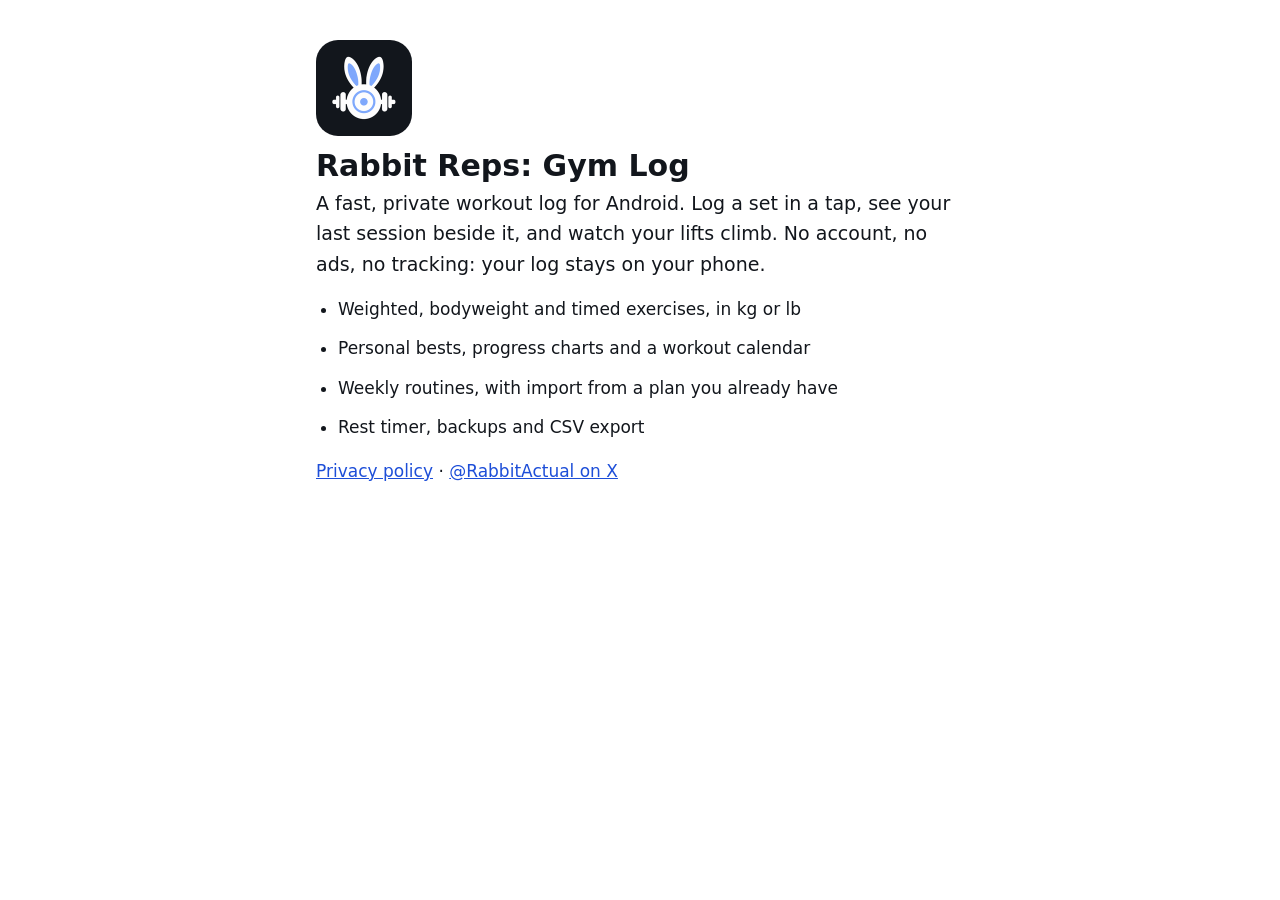
<file: index.html>
<!doctype html>
<html lang="en">
<head>
<meta charset="utf-8">
<meta name="viewport" content="width=device-width, initial-scale=1">
<title>Rabbit Reps: Gym Log</title>
<meta name="description" content="A fast, private workout log for Android. No account, no ads, no tracking.">
<link rel="icon" href="icon.png">
<link rel="stylesheet" href="style.css">
</head>
<body>
<main>
  <img class="icon" src="icon.png" alt="" width="96" height="96">
  <h1>Rabbit Reps: Gym Log</h1>
  <p class="lead">A fast, private workout log for Android. Log a set in a tap, see your last
  session beside it, and watch your lifts climb. No account, no ads, no tracking: your log stays
  on your phone.</p>
  <ul>
    <li>Weighted, bodyweight and timed exercises, in kg or lb</li>
    <li>Personal bests, progress charts and a workout calendar</li>
    <li>Weekly routines, with import from a plan you already have</li>
    <li>Rest timer, backups and CSV export</li>
  </ul>
  <p><a href="privacy.html">Privacy policy</a> &middot;
  <a href="https://x.com/RabbitActual">@RabbitActual on X</a></p>
</main>
</body>
</html>
</file>
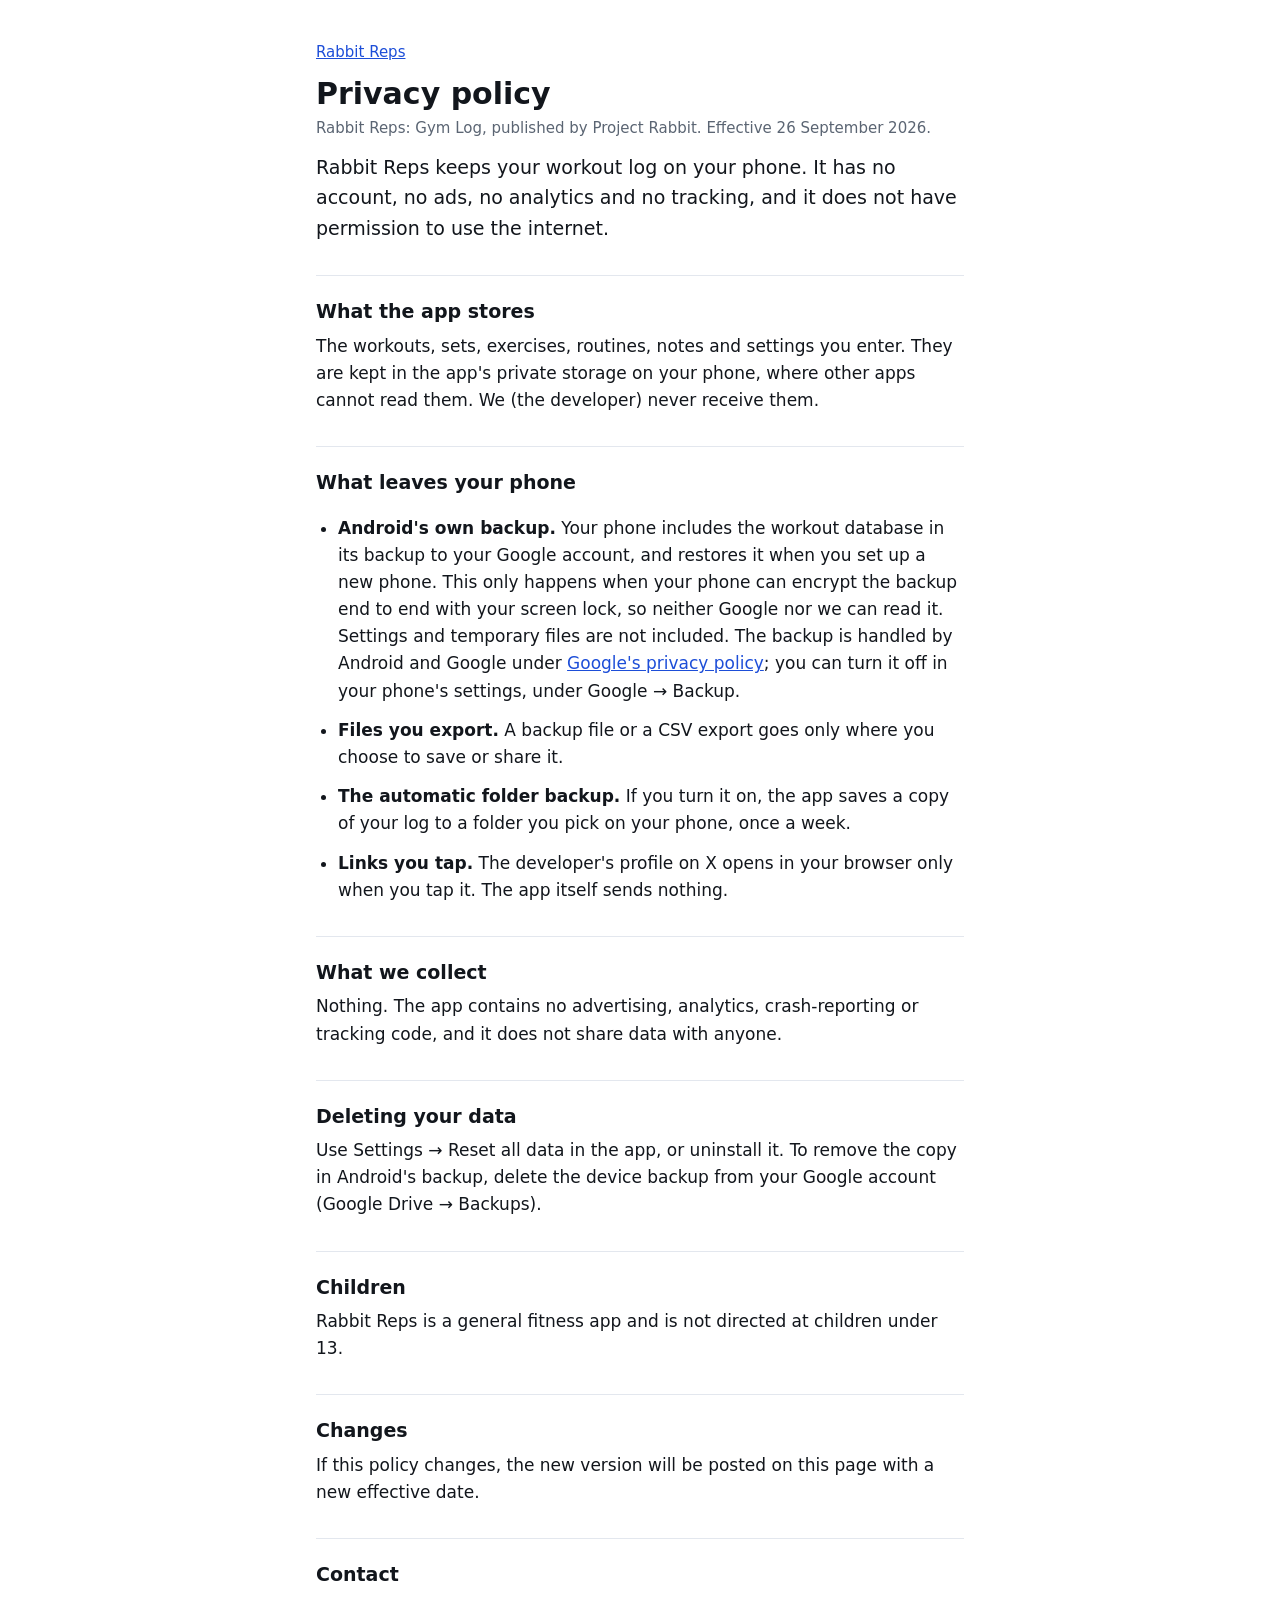
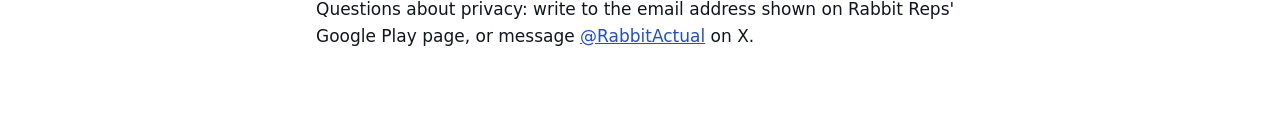
<file: privacy.html>
<!doctype html>
<html lang="en">
<head>
<meta charset="utf-8">
<meta name="viewport" content="width=device-width, initial-scale=1">
<title>Rabbit Reps privacy policy</title>
<meta name="description" content="Privacy policy for Rabbit Reps: Gym Log. No account, no ads, no tracking; your workouts stay on your phone.">
<link rel="stylesheet" href="style.css">
</head>
<body>
<main>
  <p class="back"><a href="./">Rabbit Reps</a></p>
  <h1>Privacy policy</h1>
  <p class="meta">Rabbit Reps: Gym Log, published by Project Rabbit. Effective 26 September 2026.</p>

  <p class="lead">Rabbit Reps keeps your workout log on your phone. It has no account, no ads, no
  analytics and no tracking, and it does not have permission to use the internet.</p>

  <h2>What the app stores</h2>
  <p>The workouts, sets, exercises, routines, notes and settings you enter. They are kept in the
  app's private storage on your phone, where other apps cannot read them. We (the developer)
  never receive them.</p>

  <h2>What leaves your phone</h2>
  <ul>
    <li><strong>Android's own backup.</strong> Your phone includes the workout database in its
    backup to your Google account, and restores it when you set up a new phone. This only happens
    when your phone can encrypt the backup end to end with your screen lock, so neither Google nor
    we can read it. Settings and temporary files are not included. The backup is handled by
    Android and Google under
    <a href="https://policies.google.com/privacy">Google's privacy policy</a>; you can turn it off
    in your phone's settings, under Google &rarr; Backup.</li>
    <li><strong>Files you export.</strong> A backup file or a CSV export goes only where you choose
    to save or share it.</li>
    <li><strong>The automatic folder backup.</strong> If you turn it on, the app saves a copy of your
    log to a folder you pick on your phone, once a week.</li>
    <li><strong>Links you tap.</strong> The developer's profile on X opens in your browser only when
    you tap it. The app itself sends nothing.</li>
  </ul>

  <h2>What we collect</h2>
  <p>Nothing. The app contains no advertising, analytics, crash-reporting or tracking code, and
  it does not share data with anyone.</p>

  <h2>Deleting your data</h2>
  <p>Use Settings &rarr; Reset all data in the app, or uninstall it. To remove the copy in Android's
  backup, delete the device backup from your Google account (Google Drive &rarr; Backups).</p>

  <h2>Children</h2>
  <p>Rabbit Reps is a general fitness app and is not directed at children under 13.</p>

  <h2>Changes</h2>
  <p>If this policy changes, the new version will be posted on this page with a new effective
  date.</p>

  <h2>Contact</h2>
  <p>Questions about privacy: write to the email address shown on Rabbit Reps' Google Play page,
  or message <a href="https://x.com/RabbitActual">@RabbitActual</a> on X.</p>
</main>
</body>
</html>
</file>
<file: style.css>
:root {
  --bg: #ffffff;
  --text: #12161c;
  --muted: #5b6573;
  --accent: #1d4ed8;
  --rule: #e3e7ee;
}

@media (prefers-color-scheme: dark) {
  :root {
    --bg: #0b0f14;
    --text: #e8ecf2;
    --muted: #9aa4b2;
    --accent: #8ab0ff;
    --rule: #1f2630;
  }
}

* { box-sizing: border-box; }

body {
  margin: 0;
  background: var(--bg);
  color: var(--text);
  font: 17px/1.6 system-ui, -apple-system, "Segoe UI", Roboto, sans-serif;
}

main {
  max-width: 680px;
  margin: 0 auto;
  padding: 40px 16px 64px;
}

h1 { font-size: 30px; line-height: 1.2; margin: 8px 0 4px; }
h2 { font-size: 19px; margin: 32px 0 6px; padding-top: 20px; border-top: 1px solid var(--rule); }
p, li { margin: 0 0 12px; }
ul { padding-left: 22px; }
a { color: var(--accent); }
.lead { font-size: 19px; }
.meta, .back { color: var(--muted); font-size: 15px; }
.icon { border-radius: 22px; display: block; margin-bottom: 12px; }
</file>
